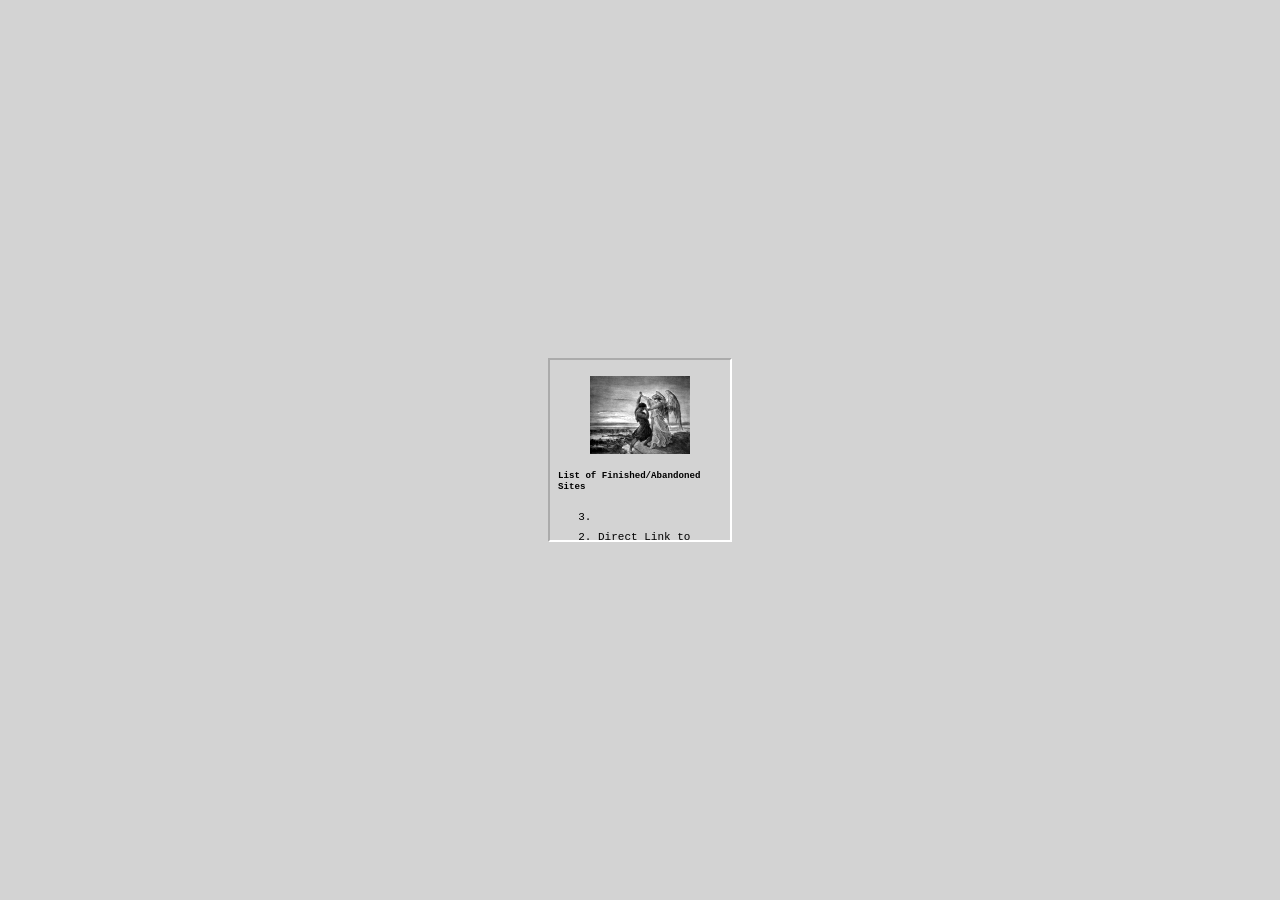
<file: index.html>
<!DOCTYPE html>
<html lang="en">

<head>
<meta charset="UTF-8">
<meta name="viewport" content="width=device-width, initial-scale=1.0">
<meta http-equiv="X-UA-Compatible" content="ie=edge">
<title>Start Here</title> <!-- HTML 5 Boilerplate -->
<link rel="icon" type="image/x-icon" href="mainhub_Imgs/favicon.ico">
<!-- <link rel="stylesheet" href="style.css"> -->
<!-- <script src="index.js" defer></script> -->

<style> /*Internal CSS*/

body{
margin: 0;
background: lightgrey;
font-family: "Courier New", monospace;
font-size: 11px;
}

#mainContainer{
width: 100vw;
height: 100vh;
display: flex;
align-items: center;
justify-content: center;
font-family: "Courier New", monospace;
font-size: 11px;
}

#sheet{
width: 180px; 
height: 180px; 
background: lightgrey;
border: inset 2px white;
overflow: scroll;
scrollbar-width: none;
display: flex; 
flex-direction: column;
}

img{
width: 100px;
filter: grayscale(1) contrast(1.5) brightness(1.2);
align-self: center;
margin: 1rem;
}

h5{
margin: 0 0 0 0.5rem;
}

li{
margin: 0.5rem;
}

a{
color: black;
text-decoration: none;
}

</style>
</head>


<body>

<div id="mainContainer">

<div id="sheet">

<img src="mainhub_Imgs/Jacob_Wrestling_with_the_Angel_cropped.jpg">

<h5>List of Finished/Abandoned Sites</h5>

<ol reversed>
<li><a href="" target="_blank"></a></li>
<li><a href="https://hammerspac-e.github.io/Favourite_Things_v1/Pages/h2_Fruits_html_doc.htm" target="_blank">Direct Link to Fruits Page</a></li>
<li><a href="https://hammerspac-e.github.io/Favourite_Things_v1/" target="_blank">Some of My Favourite Things</a></li>
</ol>

<h5>In Progress</h5>

<ol reversed>
<li><a href="" target="blank"></a></li>
<li><a>Ramen the Penguin Website v1</a></li>
</ol>

<h5>Rough Work</h5>

<ol reversed>
<li><a href="" target="_blank"></a></li>
<li><a href="Rough Work/Prototype Profile and Journal Entry/mainPortrait_Journal_InputUIRough.htm" target="_blank"> UI Components for RamenthePeng Website Pt 1: Profile and Journal Entry</a></li>
</ol>

<h5>Other</h5>

<ol reversed>
<li><a target="_blank">MDN 2D Breakout Game</a></li>
<li><a href="Other/OdinProject Admin Dashboard Attempt 1 Mockup Only/adminDashboardv2.htm" target="_blank">OdinProject Admin Dashboard Mockup Assignment</a></li>
<li><a href="https://hammerspac-e.github.io/Krenel_Downwell_Somatosensor/" target="_blank">Play Krenel Downwell Somatosensor</a></li>
</ol>

</div> <!-- end of div class="sheet" -->

</div> <!-- end of div class="mainContainer" -->

<script> //Internal JAVASCRIPT.
</script>
</body>

</html>
</file>
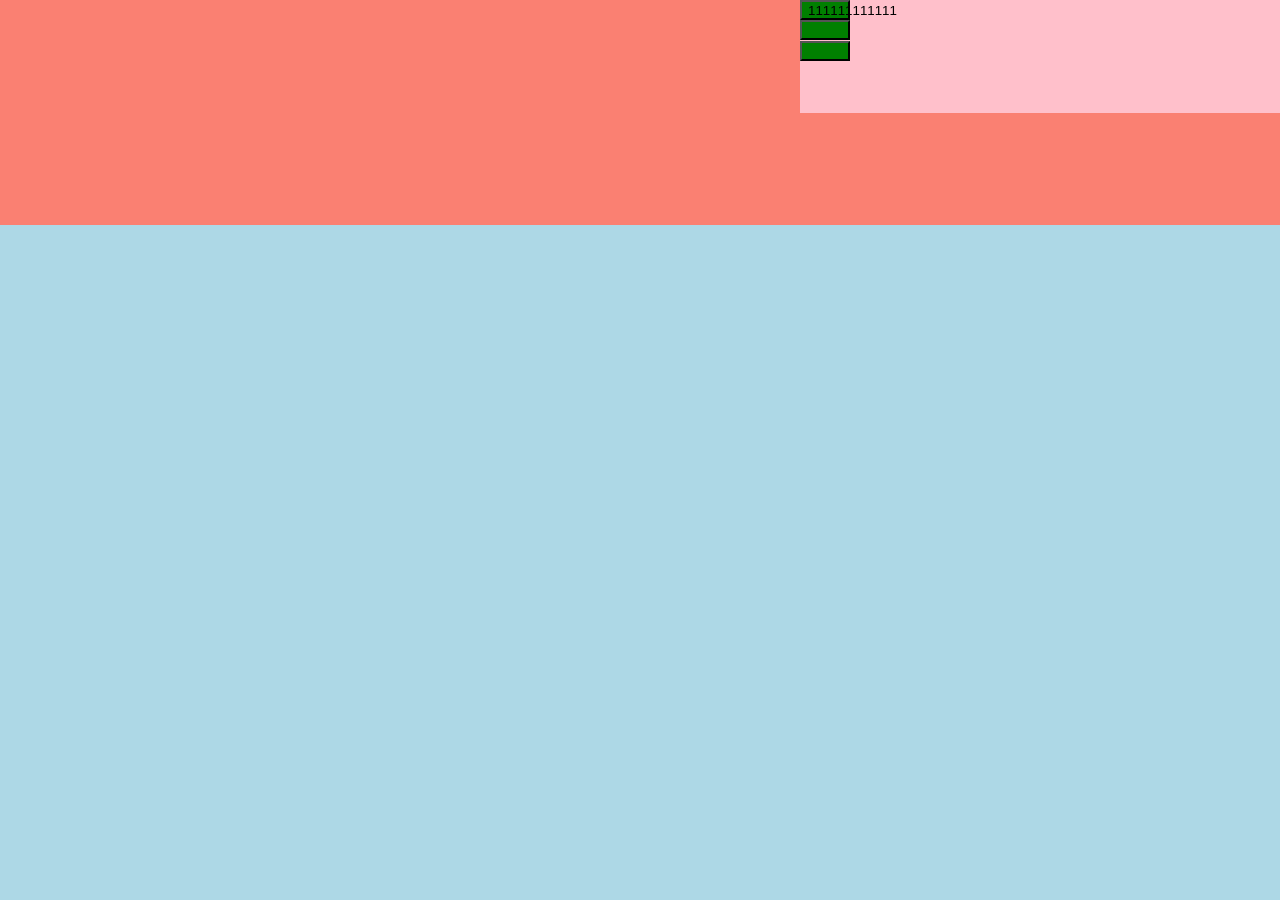
<file: Other/OdinProject Admin Dashboard Attempt 1 Mockup Only/adminDashboardTestGrid.htm>
<!DOCTYPE html>
<html lang="en">

<head>
<meta charset="UTF-8">
<meta name="viewport" content="width=device-width, initial-scale=1.0">
<meta http-equiv="X-UA-Compatible" content="ie=edge">
<title>adminDashboard Test Grid</title> <!-- HTML 5 Boilerplate -->
<!-- <link rel="stylesheet" href="style.css"> -->
<!-- <script src="index.js" defer></script> -->

<style> /*Internal CSS*/

@import url('https://fonts.googleapis.com/css2?family=Roboto&display=swap');

body{
margin: 0;
background: lightblue;
width: 100vw;
height: 100vh;
display: grid;
grid-template-columns: repeat(4, 1fr);
grid-template-rows: repeat(4, 1fr);
}

.box1{
background: salmon;
grid-column: 1 / -1;
grid-row: 1 / 2;
display: grid;
grid-template-columns: repeat(8, 1fr);
grid-template-rows: repeat(2, 1fr);
}

.box1 > div:last-child{
background: pink;
grid-column: 6 / -1;
grid-rows: 1 / -1;
}

button{
background: green;
width: 50px;
height: 20px;
margin-right: 200px;
}

</style>
</head>


<body>

<div class="box1">
<div></div>
<div><button>111111111111</button><button></button><button></button></div>
</div>

<script> //Internal JAVASCRIPT.
</script>
</body>

</html>
</file>
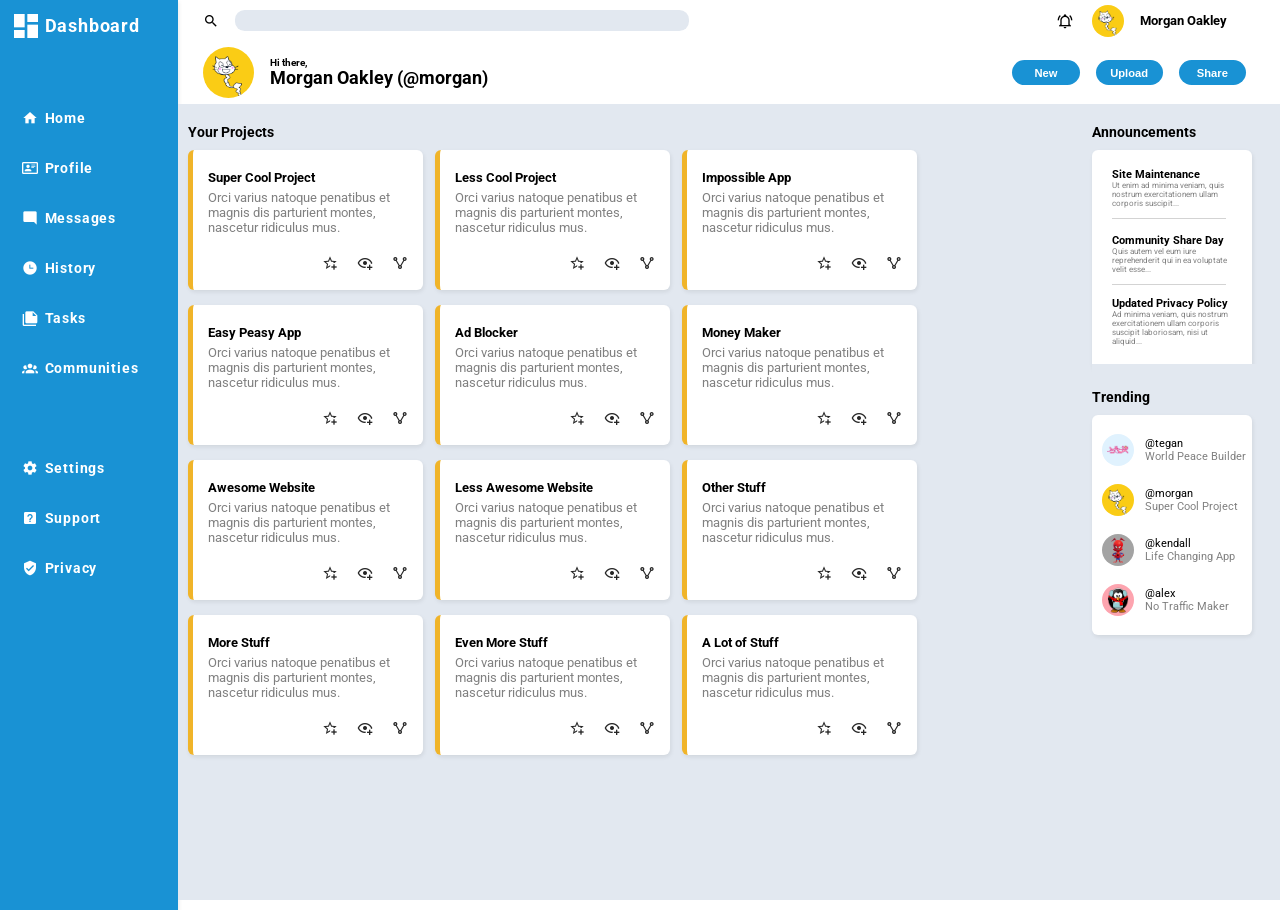
<file: Other/OdinProject Admin Dashboard Attempt 1 Mockup Only/adminDashboardv2.htm>
<!DOCTYPE html>
<html lang="en">

<head>
<meta charset="UTF-8">
<meta name="viewport" content="width=device-width, initial-scale=1.0">
<meta http-equiv="X-UA-Compatible" content="ie=edge">
<title>adminDashboardv2</title> <!-- HTML 5 Boilerplate -->
<!-- <link rel="stylesheet" href="style.css"> -->
<!-- <script src="index.js" defer></script> -->

<style> /*Internal CSS*/

@import url('https://fonts.googleapis.com/css2?family=Roboto&display=swap');

body{
margin: 0;
width: 100vw;
height: 100vh;
display: grid;
grid-template-columns: 178px auto 188px;
grid-template-rows: 104px 260px auto;
font-size: 16px;
font-weight: bold;
font-family: Roboto;
}

.nav{
background: #1992D4;
width: 100%;
height: 100%;
grid-column: 1 / 2;
grid-row: 1 / -1;
display: grid;
grid-template-columns: repeat(4, 1fr);
grid-template-rows: repeat(18, 1fr);
padding-top: 10px;
color: white;
font-size: 0.9rem;
letter-spacing: 0.05rem;
box-shadow: 1px 2px 4px rgb(0 0 0 /8%); 
}

.nav > div{
grid-column: 2 / -1;
}

.nav > div:first-of-type{
font-size: 1.1rem;
padding-top: 0.4rem;
}

.nav > img{
margin-left: 22px;
width: 1rem;
height: 1rem;
filter: invert(100%);
}

.nav > img:first-of-type{
margin-left: 10px;
width: 2rem;
height: 2rem;
}

.banner{
min-width: 500px;
grid-column: 2 / -1;
grid-row: 1 / 2;
display: grid;
grid-template-columns: repeat(24, 1fr);
grid-template-rows: repeat(2, 1fr);
box-shadow: 0 5px rgb(0 0 0 /50%); 
}

.banner > div{
display: flex;
flex-direction: row;
align-items: center;
}

.banner > div:nth-of-type(4){
flex-direction: column;
align-items: start;
justify-content: center;
padding: 1rem;
}

.bannerRect1{
grid-column: 1 / 18;
grid-row: 1 / 2;
padding-left: 25px;
}

.bannerRect2{
grid-column: 20 / -1;
grid-row: 1 / 2;
}

.bannerRect3{
grid-column: 2 / 17;
grid-row: 2 / -1;
}

.bannerRect4{
grid-column: 19 / -1;
grid-row: 2 / -1;
}

.bannerRect5{
grid-column: 1 / 2;
grid-row: 2 / -1;
padding-left: 25px;
}

.bannerRect5 > img{
background: #FACC15;
width: 3.2rem;
height: 3.2rem;
border-radius: 50%;
}

.bannerRect1 > input{
background: #E2E8F0;
width: 450px;
height: 1.2rem;
border-radius: 0.6rem;
border: none;
margin-left: 1rem;
}

.bannerRect1 > input:focus{
outline: none;
padding-left: 0.5rem;
}

.bannerRect1 > img{
width: 1rem;
height: 1rem;
}

.bannerRect2 > img:first-of-type{
width: 1rem;
height: 1rem;
margin-right: 1.2rem;
}

.bannerRect2 > img:last-of-type{
background: #FACC15;
width: 2rem;
height: 2rem;
border-radius: 50%;
margin-right: 1rem;
}

.bannerRect2 > div{
font-size: 0.8rem;
}

.bannerRect3 > img{
background: #FACC15;
width: 3.2rem;
height: 3.2rem;
border-radius: 50%;
}

.bannerRect3 > div:first-of-type{
font-size: 0.6rem;
}

.bannerRect3 > div:last-of-type{
font-size: 1.1rem;
}

.bannerRect4 > button{
background: #1992D4;
min-width: 4.2rem;
height: 1.6rem;
border-radius: 0.8rem;
border: none;
text-align: center;
color: white;
font-weight: bold;
font-size: 0.7rem;
letter-spacing: 0;
}

.bannerRect4 > button:nth-of-type(-n+2){
margin-right: 1rem;
}

.yourProjects{
background: #E2E8F0;
grid-column: 2 / 3;
grid-row: 2 / -1;
display: flex;
flex-wrap: wrap;
align-content: start;
min-width: 244px;
padding: 20px 0 0 10px; 
}

.post{
background: white;
width: 230px;
height: 140px;
margin: 0 12px 15px 0;
display: grid;
grid-template-rows: repeat(4, 1fr);
font-weight: normal;
border-left: #F0B429 solid 5px;
border-radius: 6px;
box-shadow: 1px 2px 4px rgb(0 0 0 /8%); 
}

.post > div{
padding: 0 15px;
}

.title{
font-size: 0.9rem;
width: 100%;
height: 1rem;
margin-bottom: 10px;
}

.post > div:first-child{
padding-top: 20px;
font-weight: bold;
font-size: 0.8rem;
}

.post > div:nth-child(2){
font-size: 0.8rem;
color: grey;
padding-right: 30px;
padding-top: 5px;
}

.post > div:last-child{
padding-top: 20px;
display: flex;
justify-content: end;
}

.post > div:last-child > img{
width: 1rem;
height: 1rem;
margin-left: 1.2rem;
filter: invert(15%);
}

.post > div:last-child > img:last-child{
transform: rotate(-90deg); 
}

.announcements{
background: #E2E8F0;
grid-column: 3 / -1;
grid-row: 2 / 3;
}

.announcements > .title{
margin-top: 20px;
}

.board{
background: white;
width: 160px;
height: 200px;
box-shadow: 1px 2px 4px rgb(0 0 0 /8%); 
border-radius: 6px;
padding: 10px  0;
}

.announcements > .board {
display: grid;
grid-template-rows: repeat(3, 1fr);
align-items: center;
}

.announcement{
padding: 0 20px;
font-size: 0.7rem;
font-weight: bold;
}

.announcement > div:nth-of-type(2){
font-size: 0.5rem;
color: grey;
font-weight: normal;
}

.announcement > div:last-of-type{
background: lightgrey;
width: 95%;
height: 1px;
margin-top: 10px;
}

.announcement:last-of-type > div:last-of-type{
background: white;
width: 95%;
height: 1px;
}

.trending{
background: #E2E8F0;
grid-column: 3 / -1;
grid-row: 3 / -1;
}

.trending > .title{
margin-top: 25px;
}

.trending > .board{
display: grid;
grid-template-columns: repeat(3, 1fr);
grid-template-rows: repeat(4, 1fr);
align-items: center;
}

.trending > .board > img{
background: #FACC15;
width: 2rem;
height: 2rem;
border-radius: 50%;
grid-column: 1 / 2;
margin-left: 10px;
}

.trending > .board > img:first-of-type{
background: #E0F2FE;
}

.trending > .board > img:nth-of-type(3){
background: #A3A3A3;
}

.trending > .board > img:last-of-type{
background: #FDA4AF;
}

.flex2{
grid-column: 2 / -1;
font-size: 0.7rem;
font-weight: normal;
}

.flex2 > div:last-of-type{
color: grey;
}


</style>
</head>


<body>

<div class="nav">
<img src="icons/view-dashboard.png"><div>Dashboard</div>
<div></div>
<img src="icons/home.png"><div>Home</div>
<img src="icons/card-account-details-outline.png"><div>Profile</div>
<img src="icons/message-reply.png"><div>Messages</div>
<img src="icons/clock-time-three.png"><div>History</div>
<img src="icons/note-multiple.png"><div>Tasks</div>
<img src="icons/account-group.png"><div>Communities</div>
<div></div>
<img src="icons/cog.png"><div>Settings</div>
<img src="icons/help-box.png"><div>Support</div>
<img src="icons/shield-check.png"><div>Privacy</div>
</div>

<div class="banner">
<div class="bannerRect1"><img src="icons/magnify.png"><input></div>
<div class="bannerRect2"><img src="icons/bell-ring-outline.png"><img src="icons/1645776215Bad_catWhite.png"><div>Morgan Oakley</div></div>
<div class="bannerRect5"><img src="icons/1645776215Bad_catWhite.png"></div>
<div class="bannerRect3"><div>Hi there,</div><div>Morgan Oakley (@morgan)</div></div>
<div class="bannerRect4"><button>New</button><button>Upload</button><button>Share</button></div>
</div>

<div class="yourProjects">
<div class="title">Your Projects</div>
<div class="post">
<div>Super Cool Project</div>
<div>Orci varius natoque penatibus et magnis dis parturient montes, nascetur ridiculus mus.</div>
<div><img src="icons/star-plus-outline.png"><img src="icons/eye-plus-outline.png"><img src="icons/share-variant-outline.png"></div>
</div>
<div class="post">
<div>Less Cool Project</div>
<div>Orci varius natoque penatibus et magnis dis parturient montes, nascetur ridiculus mus.</div>
<div><img src="icons/star-plus-outline.png"><img src="icons/eye-plus-outline.png"><img src="icons/share-variant-outline.png"></div>
</div>
<div class="post">
<div>Impossible App</div>
<div>Orci varius natoque penatibus et magnis dis parturient montes, nascetur ridiculus mus.</div>
<div><img src="icons/star-plus-outline.png"><img src="icons/eye-plus-outline.png"><img src="icons/share-variant-outline.png"></div>
</div>
<div class="post">
<div>Easy Peasy App</div>
<div>Orci varius natoque penatibus et magnis dis parturient montes, nascetur ridiculus mus.</div>
<div><img src="icons/star-plus-outline.png"><img src="icons/eye-plus-outline.png"><img src="icons/share-variant-outline.png"></div>
</div>
<div class="post">
<div>Ad Blocker</div>
<div>Orci varius natoque penatibus et magnis dis parturient montes, nascetur ridiculus mus.</div>
<div><img src="icons/star-plus-outline.png"><img src="icons/eye-plus-outline.png"><img src="icons/share-variant-outline.png"></div>
</div>
<div class="post">
<div>Money Maker</div>
<div>Orci varius natoque penatibus et magnis dis parturient montes, nascetur ridiculus mus.</div>
<div><img src="icons/star-plus-outline.png"><img src="icons/eye-plus-outline.png"><img src="icons/share-variant-outline.png"></div>
</div>
<div class="post">
<div>Awesome Website</div>
<div>Orci varius natoque penatibus et magnis dis parturient montes, nascetur ridiculus mus.</div>
<div><img src="icons/star-plus-outline.png"><img src="icons/eye-plus-outline.png"><img src="icons/share-variant-outline.png"></div>
</div>
<div class="post">
<div>Less Awesome Website</div>
<div>Orci varius natoque penatibus et magnis dis parturient montes, nascetur ridiculus mus.</div>
<div><img src="icons/star-plus-outline.png"><img src="icons/eye-plus-outline.png"><img src="icons/share-variant-outline.png"></div>
</div>
<div class="post">
<div>Other Stuff</div>
<div>Orci varius natoque penatibus et magnis dis parturient montes, nascetur ridiculus mus.</div>
<div><img src="icons/star-plus-outline.png"><img src="icons/eye-plus-outline.png"><img src="icons/share-variant-outline.png"></div>
</div>
<div class="post">
<div>More Stuff</div>
<div>Orci varius natoque penatibus et magnis dis parturient montes, nascetur ridiculus mus.</div>
<div><img src="icons/star-plus-outline.png"><img src="icons/eye-plus-outline.png"><img src="icons/share-variant-outline.png"></div>
</div>
<div class="post">
<div>Even More Stuff</div>
<div>Orci varius natoque penatibus et magnis dis parturient montes, nascetur ridiculus mus.</div>
<div><img src="icons/star-plus-outline.png"><img src="icons/eye-plus-outline.png"><img src="icons/share-variant-outline.png"></div>
</div>
<div class="post">
<div>A Lot of Stuff</div>
<div>Orci varius natoque penatibus et magnis dis parturient montes, nascetur ridiculus mus.</div>
<div><img src="icons/star-plus-outline.png"><img src="icons/eye-plus-outline.png"><img src="icons/share-variant-outline.png"></div>
</div>
</div>

<div class="announcements">
<div class="title">Announcements</div>
<div class="board">
<div class="announcement"><div>Site Maintenance</div><div>Ut enim ad minima veniam, quis nostrum exercitationem ullam corporis suscipit...</div><div></div></div>
<div class="announcement"><div>Community Share Day</div><div>Quis autem vel eum iure reprehenderit qui in ea voluptate velit esse...</div><div></div></div>
<div class="announcement"><div>Updated Privacy Policy</div><div>Ad minima veniam, quis nostrum exercitationem ullam corporis suscipit laboriosam, nisi ut aliquid...</div><div></div></div>
</div>
</div>

<div class="trending">
<div class="title">Trending</div>
<div class="board">
<img src="icons/pngegg.png">
<div class="flex2"><div>@tegan</div><div>World Peace Builder</div></div>
<img src="icons/1645776215Bad_catWhite.png">
<div class="flex2"><div>@morgan</div><div>Super Cool Project</div></div>
<img src="icons/105385-cute-spider-man-photos-the-into-spider-verse_600x600.png">
<div class="flex2"><div>@kendall</div><div>Life Changing App</div></div>
<img src="icons/freezin_penguin.png">
<div class="flex2"><div>@alex</div><div>No Traffic Maker</div></div>
</div>
</div>
</div>

<script> //Internal JAVASCRIPT.
</script>
</body>

</html>
</file>
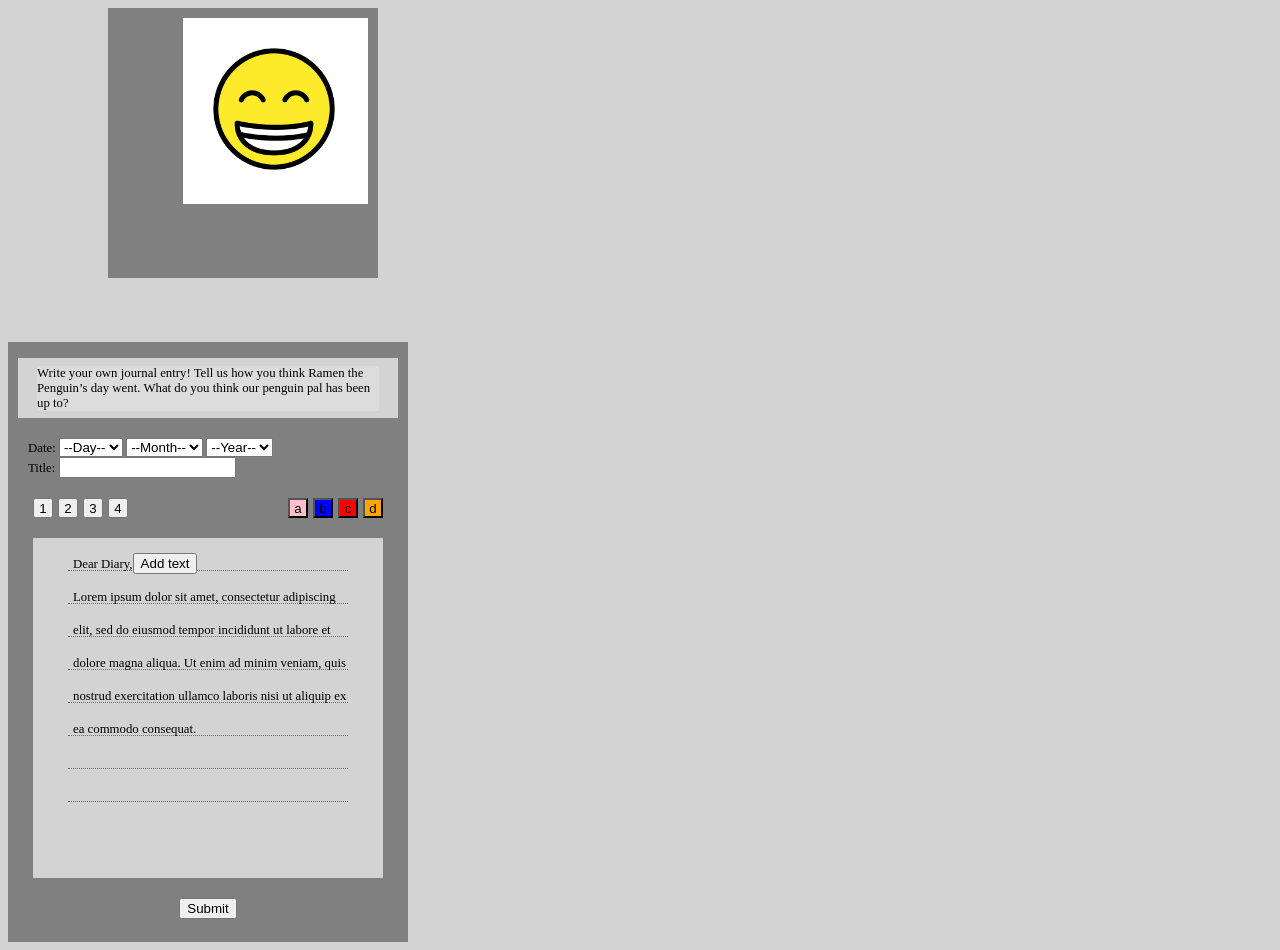
<file: Rough Work/Prototype Profile and Journal Entry/mainPortrait_Journal_InputUIRough.htm>
<!DOCTYPE html>
<html lang="en">

<head>
<meta charset="UTF-8">
<meta name="viewport" content="width=device-width, initial-scale=1.0">
<meta http-equiv="X-UA-Compatible" content="ie=edge">
<title>Main Portrait and Journal Entry Rough Input UI</title> <!-- HTML 5 Boilerplate -->
<link rel="stylesheet" href="mainPortrait_Journal_InputUIRough.css">
<script src="mainPortrait_Journal_InputUIRough.js" defer></script>

</head>


<body>

<div class='pengPortrait'> 

<div class='PortraitExpression'>
<button class='express1' onclick='func_express1()'><img src='Icons/1F634_color.png' alt='sleepy emoji'></button>
<button class='express2' onclick='func_express2()'><img src='Icons/1FAE8_color.png' alt='anxious emoji'></button>
<button class='express3' onclick='func_express3()'><img src='Icons/1F601_color.png' alt='happy emoji'></button>
<button class='express4' onclick='func_express4()'><img src='Icons/1F622_color.png' alt='sad emoji'></button>
<button class='express5' onclick='func_express5()'><img src='Icons/1F621_color.png' alt='pissed emoji'></button>
<button class='express6' onclick='func_express6()'><img src='Icons/1FAE3_color.png' alt='surprised emoji'></button>
</div>

<div class='PortraitFace' tabindex='0'>
<img id='faceImg' src='Icons/1F601_color.png' alt='happy emoji'>
</div>

<div class='PortraitBackground'>
<button class='bg1' onclick='func_bg1()'></button>
<button class='bg2' onclick='func_bg2()'></button>
<button class='bg3' onclick='func_bg3()'></button>
<button class='bg4' onclick='func_bg4()'></button>
<button class='bg5' onclick='func_bg5()'></button>
<button class='bg6' onclick='func_bg6()'></button>
</div>

</div> <!-- end of div class='pengPortrait' -->


<div class='JournalEntry'> 

<div class='journalObjective'><p>Write your own journal entry! Tell us how you think Ramen the Penguin’s day went. What do you think our penguin pal has been up to?</p></div>

<div class='journalDate'>

<label class='dateFinal'>Date: <span>text</span></label>

<select id='dayFinal'>
<option value = 'type'>--Day--</option>
<option>1</option>
<option>10</option>
<option>20</option>
<option>30</option>
<option>31</option>
</select>

<select id='monthFinal'>
<option value = 'type'>--Month--</option>
<option>Jan</option>
<option>Feb</option>
<option>Mar</option>
<option>Apr</option>
<option>May</option>
<option>Jun</option>
<option>Jul</option>
<option>Aug</option>
<option>Sep</option>
<option>Oct</option>
<option>Nov</option>
<option>Dec</option>
</select>

<select id='yearFinal'>
<option value = 'type'>--Year--</option>
<option>2008</option>
<option>2009</option>
<option>2010</option>
<option>2012</option>
</select>

<br><label class='entryTitle'>Title: <span>text</span></label>
<input class='titleInput'>
</div>

<div class='journalCustomize'>
<div class='changeFont_wStylus'>
<button class='stylus1' onclick='func_stylus1()'>1</button>
<button class='stylus2' onclick='func_stylus2()'>2</button>
<button class='stylus3' onclick='func_stylus3()'>3</button>
<button class='stylus4' onclick='func_stylus4()'>4</button>
</div>
<div class='changeEntryBG'>
<button class='entryBG1'>a</button>
<button class='entryBG2'>b</button>
<button class='entryBG3'>c</button>
<button class='entryBG4'>d</button>
</div>
</div>

<div class='journalBody'>

<div class='bodyText'> 
<p>Dear Diary,<button class='addText' onclick='func_ShowFormBodyText()'>Add text</button></p><p class='entryText'>Lorem ipsum dolor sit amet, consectetur adipiscing elit, sed do eiusmod tempor incididunt ut labore et dolore magna aliqua. Ut enim ad minim veniam, quis nostrud exercitation ullamco laboris nisi ut aliquip ex ea commodo consequat.</p></div>

<div class='linedSheet'>
<div class='lines'></div>
<div class='lines'></div>
<div class='lines'></div>
<div class='lines'></div>
<div class='lines'></div>
<div class='lines'></div>
<div class='lines'></div>
<div class='lines'></div>
</div>
</div> <!-- end of div class='journalBody' -->

<div>
<button class='submitJournal' onclick='func_submitJournal()'>Submit</button>
<button id='editJournal' onclick='func_editJournal()'>Edit</button>
</div>

</div> <!-- end of div class='JournalEntry' -->

<dialog class='addBodyForm'>
<p>Enter your text below:</p>
<textarea id='yourWriting' oninput='func_CharCount()'>Today, I...</textarea>
<span>Characters left: <span id='charTotal'>340</span></span>
<button class='closeBodyForm' onclick='func_CloseBodyForm()'>Ok</button>
</dialog>

</body>

</html>
</file>
<file: Rough Work/Prototype Profile and Journal Entry/mainPortrait_Journal_InputUIRough.css>
body{
background: lightgrey;
}

/*STYLING FOR PENGUIN PORTRAIT*/

.pengPortrait{	
background: grey;
width: 250px;
height: 250px;
display: grid;
grid-template-columns: repeat(4, 1fr);
grid-template-rows: repeat(4, 1fr); 
border: grey solid 10px;
margin-left: 100px;
}

.PortraitExpression, .PortraitBackground{
background: lightgrey;
grid-column: 1 / 2;
grid-row: 1 / 4;
display: flex;
flex-direction: column;
align-items: center;
justify-content: center;
visibility: hidden;
}

.PortraitBackground{
flex-direction: row;
}

.PortraitExpression > button, .PortraitBackground > button{
width: 20px;
height: 20px;
margin-top: 5px;
padding: 0;
display: flex;
align-items: center;
justify-content: center;
}

.PortraitBackground > button{
margin-top: 0;
margin-right: 5px;
}

.PortraitExpression > button > img, .PortraitBackground > button > img{
width: 18px;
height: 18px;
}

.PortraitExpression > button:hover::before{
background: goldenrod;
position: absolute;
margin-left: -100px; /*margin-bottom has no effect, why>*/
border: goldenrod solid 5px;
text-align: center;
width: 60px;
}

.express1:hover::before{content:'Sleepy';}
.express2:hover::before{content:'Anxious';}
.express3:hover::before{content:'Happy';}
.express4:hover::before{content:'Sad';}
.express5:hover::before{content:'Pissed';}
.express6:hover::before{content:'Surprised';}

.PortraitBackground > button:hover::before{
background: goldenrod;
position: absolute;
margin-top: 55px; /*margin-bottom has no effect, why>*/
border: goldenrod solid 5px;
text-align: center;
width: 60px;
}

.bg1{background: pink;}
.bg2{background: blue;}
.bg3{background: red;}
.bg4{background: orange;}
.bg5{background: white;}
.bg6{background: black;}

.bg1:hover::before{content:'Pink';}
.bg2:hover::before{content:'Blue';}
.bg3:hover::before{content:'Red';}
.bg4:hover::before{content:'Orange';}
.bg5:hover::before{content:'White';}
.bg6:hover::before{content:'Black';}

.PortraitBackground{
background: lightgrey;
grid-column: 2 / -1;
grid-row: 4 / -1;
}

.PortraitFace{
background: white;
grid-column: 2 / -1;
grid-row: 1 / 4;
border: grey solid 2px;
border-width: 0 0 2px 2px;
}

.PortraitFace > img{
width: 182px;
height: 182px;
}

/*STYLING FOR JOURNAL ENTRY*/

.JournalEntry{
background: grey;
width: 400px;
height: 600px;
margin-top: 4rem;
display: flex;
flex-direction: column;
align-items: center;
gap: 20px;
font-size: 0.8rem;
}

.journalObjective{
background: lightgrey;
width: 380px;
height: 60px;
margin-top: 1rem;
display: flex;
align-items: center;
justify-content: center;
}

.journalObjective > p{
background: gainsboro;
margin: 0;
width: 90%;
}

.journalDate{
align-self: flex-start;
margin-left: 20px;
}

.titleInput{
margin-left: 1px;
}

.dateFinal > span{
display: none; /*visibility = collapse doesn't work on span elements?*/
}

.entryTitle > span{
display: none;
}

.journalCustomize{
width: 350px;
display: flex;
justify-content: space-between;
}

.changeFont_wStylus{
display: flex;
}

.changeEntryBG{
display: flex;
}

.changeFont_wStylus > button, .changeEntryBG > button{
width: 20px;
height: 20px;
margin-right: 5px;
padding: 0;
display: flex;
align-items: center;
justify-content: center;
}

.changeEntryBG > button{
margin-right: 0;
margin-left: 5px;
}

.changeFont_wStylus > button:hover::before{
background: goldenrod;
position: absolute;
margin-top: 55px; /*margin-bottom has no effect, why>*/
border: goldenrod solid 5px;
text-align: center;
width: 80px;
height: minmax(1rem, auto, 2rem);
z-index: 1;
}

.stylus1:hover::before{content: 'Times New Roman';}
.stylus2:hover::before{content: 'Courier New';}
.stylus3:hover::before{content: 'Brush Script M7';}
.stylus4:hover::before{content: 'Papyrus';}

.entryBG1{background: pink;}
.entryBG2{background: blue;}
.entryBG3{background: red;}
.entryBG4{background: orange;}

.journalBody{
display: flex;
flex-direction: column;
}

.journalBody, .bodyText, .linedSheet{
width: 350px;
height: 340px;
}

.bodyText{
position: absolute;	
z-index: 1;
}

.bodyText > p{
margin: 0;
margin-left: 40px;
width: 80%;
line-height: calc(2rem + 1px); /*height + width of bottom-border of lines*/
}

.bodyText > p:first-of-type{
margin-top: 10px;
}

.linedSheet{
background: lightgrey;
position: absolute;
display: flex;
flex-direction: column;
align-items: center;
}

.lines{
width: 80%;
height: 2rem;
border-bottom: dimgrey dotted 1px;
}

#editJournal{
display: none;
}

.addBodyForm:open{
background: grey;
width: 290px;
height: 330px;
border: none;
padding: 0.5rem;
display: flex;
flex-direction: column;
align-items: center;
}

.addBodyForm::backdrop{
display: none;
}

.addBodyForm > p{
align-self: start;
}

.addBodyForm > textarea{
width: 250px;
height: 240px;
}

.closeBodyForm{
width: fit-content;
margin-top: 5px;
}

.addBodyForm > span{
align-self: end;
}
</file>
